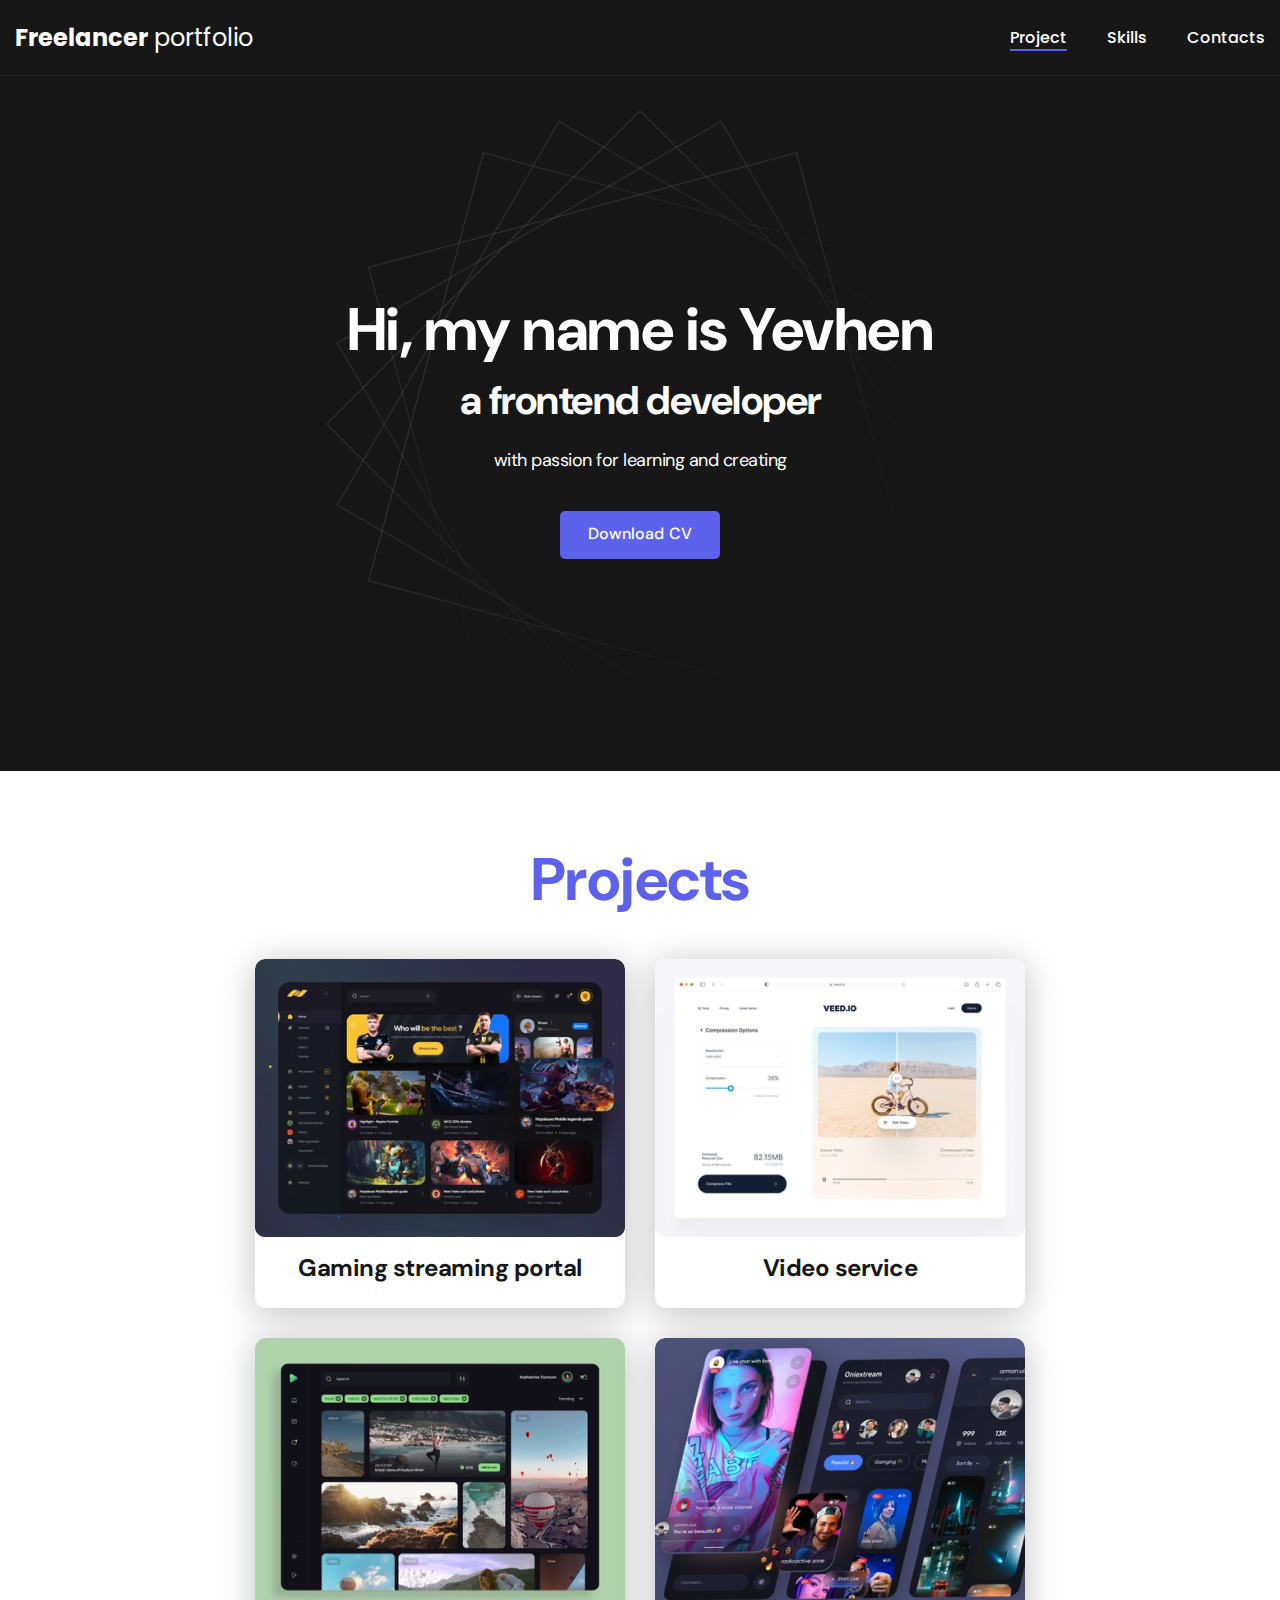
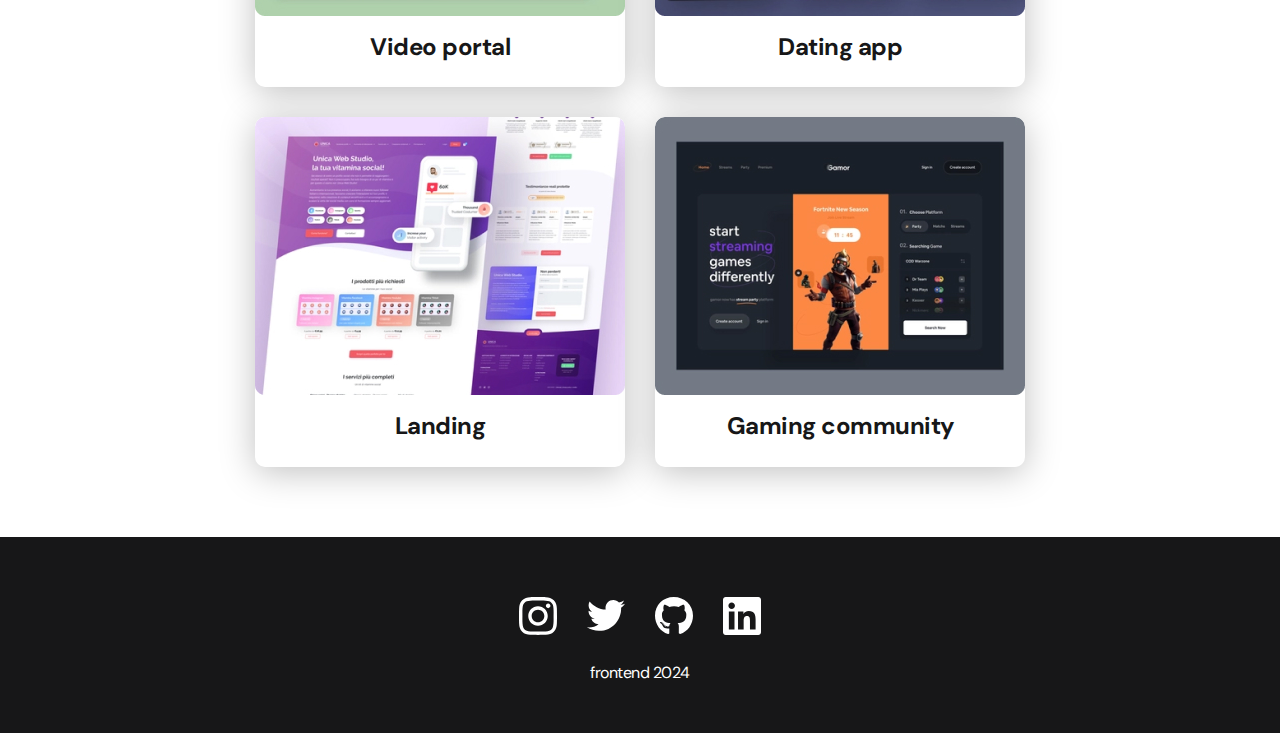
<file: index.html>
<!DOCTYPE html>
<html lang="en">
<head>
    <meta charset="UTF-8">
    <meta name="viewport" content="width=device-width, initial-scale=1.0">
    <title>Portfolio</title>
    <link rel="stylesheet" href="./css/main.css">
</head>
<body>
    <nav class="nav">
        <div class="container">
            <div class="nav-row">
                <a href="index.html" class="logo"><strong>Freelancer</strong> portfolio</a>
                <ul class="nav-list">
                    <li class="nav-list__item"><a href="index.html" class="nav-list__link nav-list__link--active">Project</a></li>
                    <li class="nav-list__item"><a href="./skills.html" class="nav-list__link">Skills</a></li>
                    <li class="nav-list__item"><a href="./contacts.html" class="nav-list__link">Contacts</a></li>
                </ul>
            </div>
        </div>
        
         
    </nav>

    <header class="header">
            <div class="header__wrapper">
                <hi1 class="header__title">
                    <strong>Hi, my name is Yevhen</strong><br>
                    a frontend developer
                </hi1>
                <div class="header__text">
                    <p>with passion for learning and creating</p>
                </div>
                <a href="#" class="btn">Download CV </a>
            </div>
    </header>
    <main class="section">
        <div class="container">
            <h2 class="title-1">Projects</h2>
            <ul class="projects">
                <li class="project">
                    <a href="./project-page.html">
                    <img src="./img/projects/01.jpg" alt="Project image" class="project__img">
                    <h3 class="project__title">Gaming streaming portal</h3>
                    </a>
                </li>
                <li class="project">
                    <a href="./project-page.html">
                    <img src="./img/projects/02.jpg" alt="Project image" class="project__img">
                    <h3 class="project__title">Video service</h3>
                    </a>
                </li>
                <li class="project">
                    <a href="./project-page.html">
                    <img src="./img/projects/03.jpg" alt="Project image" class="project__img">
                    <h3 class="project__title">Video portal</h3>
                    </a>
                </li>
                <li class="project">
                    <img src="./img/projects/04.jpg" alt="Project image" class="project__img">
                    <h3 class="project__title">Dating app</h3>
                </li>
                <li class="project">
                    <img src="./img/projects/05.jpg" alt="Project image" class="project__img">
                    <h3 class="project__title">Landing</h3>
                </li>
                <li class="project">
                    <img src="./img/projects/06.jpg" alt="Project image" class="project__img">
                    <h3 class="project__title">Gaming community</h3>
                </li>
            </ul>
        </div>
    </main>
    <footer class="footer">
        <div class="container">
            <div class="footer__wrapper">
                <ul class="social">
                 <li class="socil__item"><a href="#1"><img src="./img/icons/instagram.svg" alt="vkontakte"></a></li>
                 <li class="socil__item"><a href="#1"><img src="./img/icons/twitter.svg" alt="vkontakte"></a></li>
                  <li class="socil__item"><a href="#1"><img src="./img/icons/gitHub.svg" alt="vkontakte"></a></li>
                  <li class="socil__item"><a href="#1"><img src="./img/icons/linkedIn.svg" alt="vkontakte"></a></li>
                </ul>
                <div class="copywrite">
                    <p>frontend 2024</p>
                </div>
            </div> 
        </div>
    </footer>
</body>
</html>
</file>
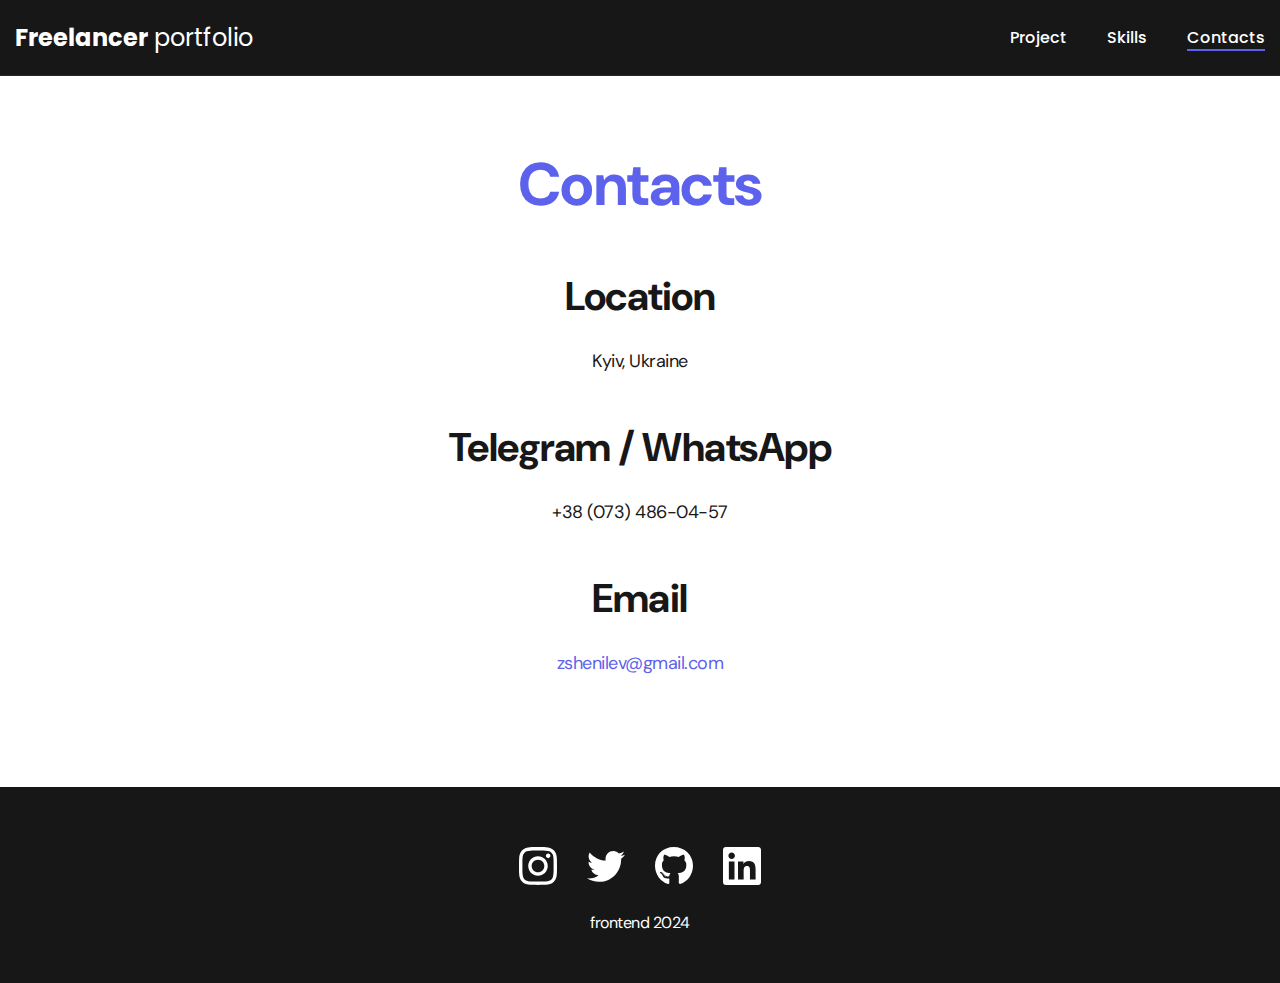
<file: contacts.html>
<!DOCTYPE html>
<html lang="en">
<head>
    <meta charset="UTF-8">
    <meta name="viewport" content="width=device-width, initial-scale=1.0">
    <title>Portfolio</title>
    <link rel="stylesheet" href="./css/main.css">
</head>
<body>
    <nav class="nav">
        <div class="container">
            <div class="nav-row">
                <a href="index.html" class="logo"><strong>Freelancer</strong> portfolio</a>
                <ul class="nav-list">
                    <li class="nav-list__item"><a href="index.html" class="nav-list__link">Project</a></li>
                    <li class="nav-list__item"><a href="./skills.html" class="nav-list__link">Skills</a></li>
                    <li class="nav-list__item"><a href="./contacts.html" class="nav-list__link  nav-list__link--active">Contacts</a></li>
                </ul>
            </div>
        </div>
        
         
    </nav>

    
    <main class="section">
        <div class="container">
            <h1 class="title-1 contacts">Contacts</h1>
            <div class="content__list">
                <h2 class="tittle-2">Location</h2>
                <p>Kyiv, Ukraine</p>
                <h2 class="tittle-2">Telegram / WhatsApp</h2>
                <p><a href="tel:+380734860457">+38 (073) 486-04-57</a></p>
                <h2 class="tittle-2">Email</h2>
                <p><a href="mailto:zshenilev@gmail.com"><span>zshenilev@gmail.com</span></a></p>
            </div>
        </div>
    </main>

    <footer class="footer">
        <div class="container">
            <div class="footer__wrapper">
                <ul class="social">
                 <li class="socil__item"><a href="#1"><img src="./img/icons/instagram.svg" alt="vkontakte"></a></li>
                 <li class="socil__item"><a href="#1"><img src="./img/icons/twitter.svg" alt="vkontakte"></a></li>
                  <li class="socil__item"><a href="#1"><img src="./img/icons/gitHub.svg" alt="vkontakte"></a></li>
                  <li class="socil__item"><a href="#1"><img src="./img/icons/linkedIn.svg" alt="vkontakte"></a></li>
                </ul>
                <div class="copywrite">
                    <p>frontend 2024</p>
                </div>
            </div> 
        </div>
    </footer>
</body>
</html>
</file>
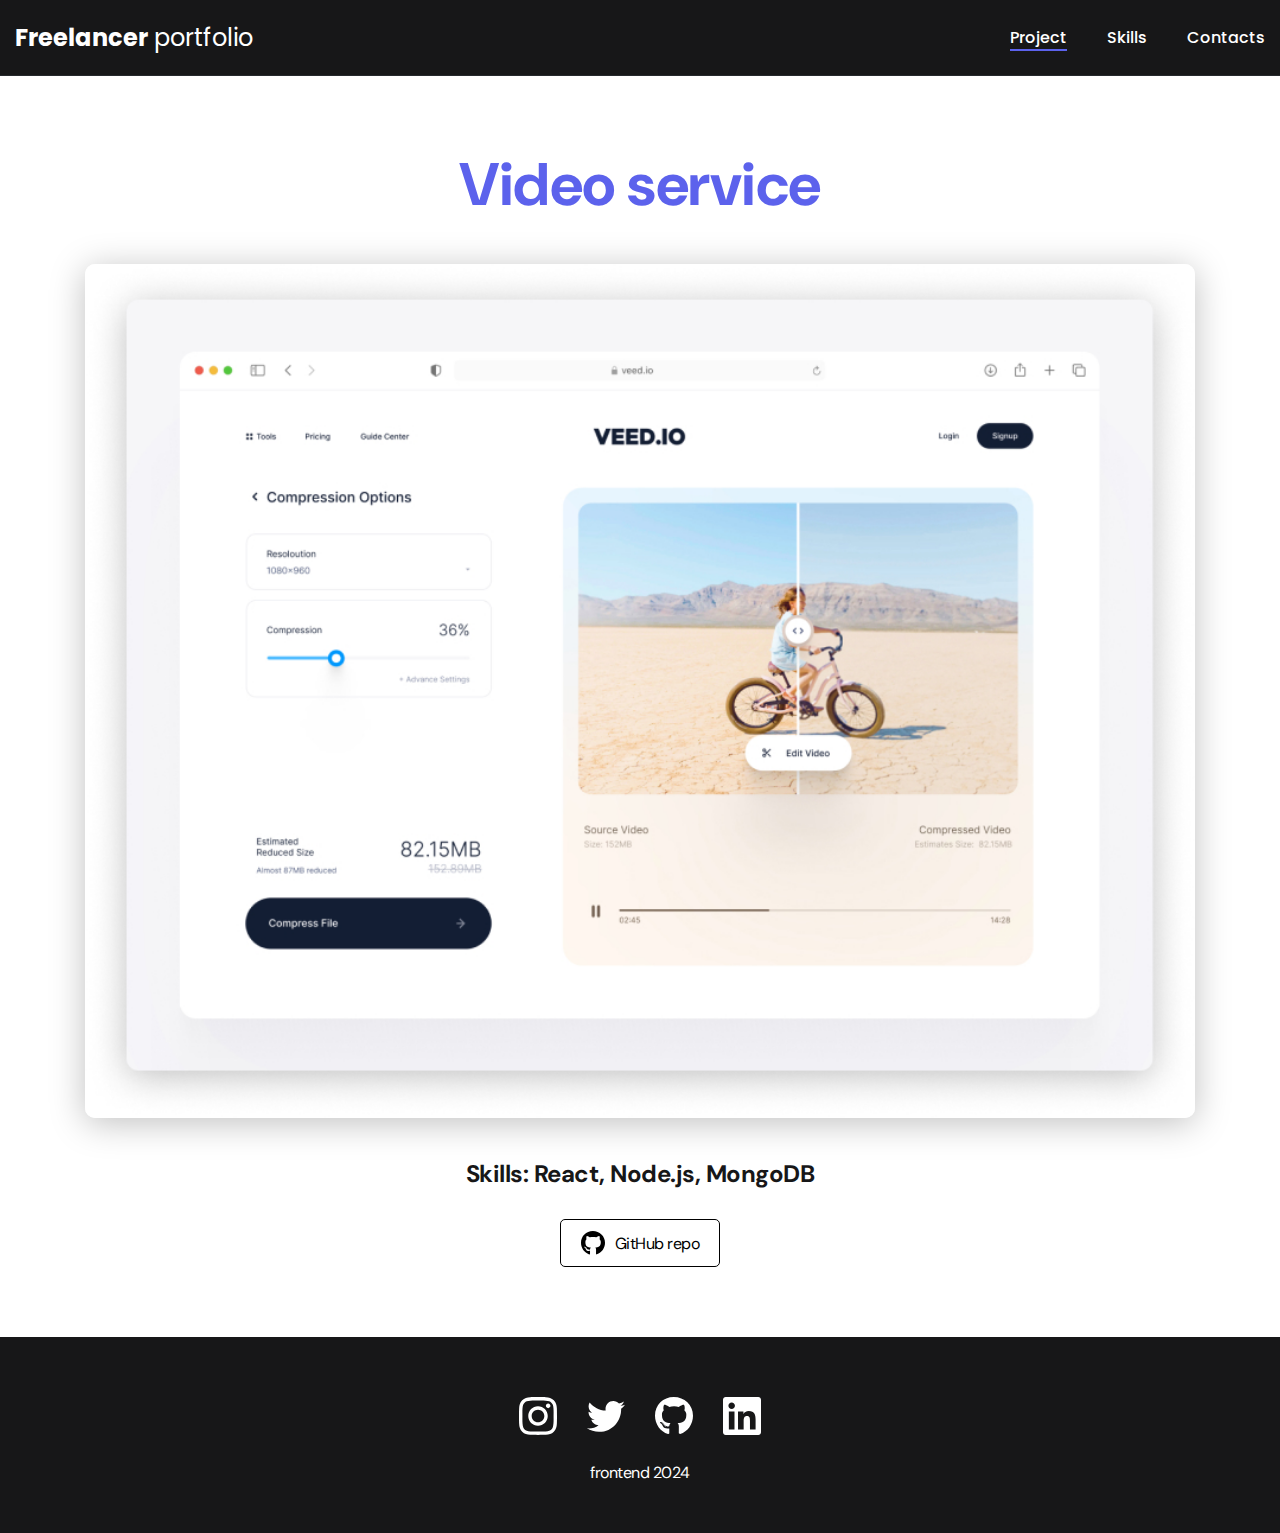
<file: project-page copy.html>
<!DOCTYPE html>
<html lang="en">
<head>
    <meta charset="UTF-8">
    <meta name="viewport" content="width=device-width, initial-scale=1.0">
    <title>Portfolio</title>
    <link rel="stylesheet" href="./css/main.css">
</head>
<body>
    <nav class="nav">
        <div class="container">
            <div class="nav-row">
                <a href="index.html" class="logo"><strong>Freelancer</strong> portfolio</a>
                <ul class="nav-list">
                    <li class="nav-list__item"><a href="index.html" class="nav-list__link nav-list__link--active">Project</a></li>
                    <li class="nav-list__item"><a href="./skills.html" class="nav-list__link">Skills</a></li>
                    <li class="nav-list__item"><a href="./contacts.html" class="nav-list__link">Contacts</a></li>
                </ul>
            </div>
        </div>
        
         
    </nav>

    <main class="section">
        <div class="container">
            <div class="project-details"> 
                <h1 class="title-1">Video service</h1>
                <img src="./img/projects/example-bg.jpeg" alt="" class="project__cover">   
            
                <div class="project-details__desc">
                <p>Skills: React, Node.js, MongoDB</p>
                </div>

                <a href="#!" class="btn-outline">
                    <img src="./img/icons/gitHub-black.svg" alt="gitHub-icon">
                    GitHub repo
                </a>
            </div>  
        </div>
    </main>
    <footer class="footer">
        <div class="container">
            <div class="footer__wrapper">
                <ul class="social">
                 <li class="socil__item"><a href="#1"><img src="./img/icons/instagram.svg" alt="vkontakte"></a></li>
                 <li class="socil__item"><a href="#1"><img src="./img/icons/twitter.svg" alt="vkontakte"></a></li>
                  <li class="socil__item"><a href="#1"><img src="./img/icons/gitHub.svg" alt="vkontakte"></a></li>
                  <li class="socil__item"><a href="#1"><img src="./img/icons/linkedIn.svg" alt="vkontakte"></a></li>
                </ul>
                <div class="copywrite">
                    <p>frontend 2024</p>
                </div>
            </div> 
        </div>
    </footer>
</body>
</html>
</file>
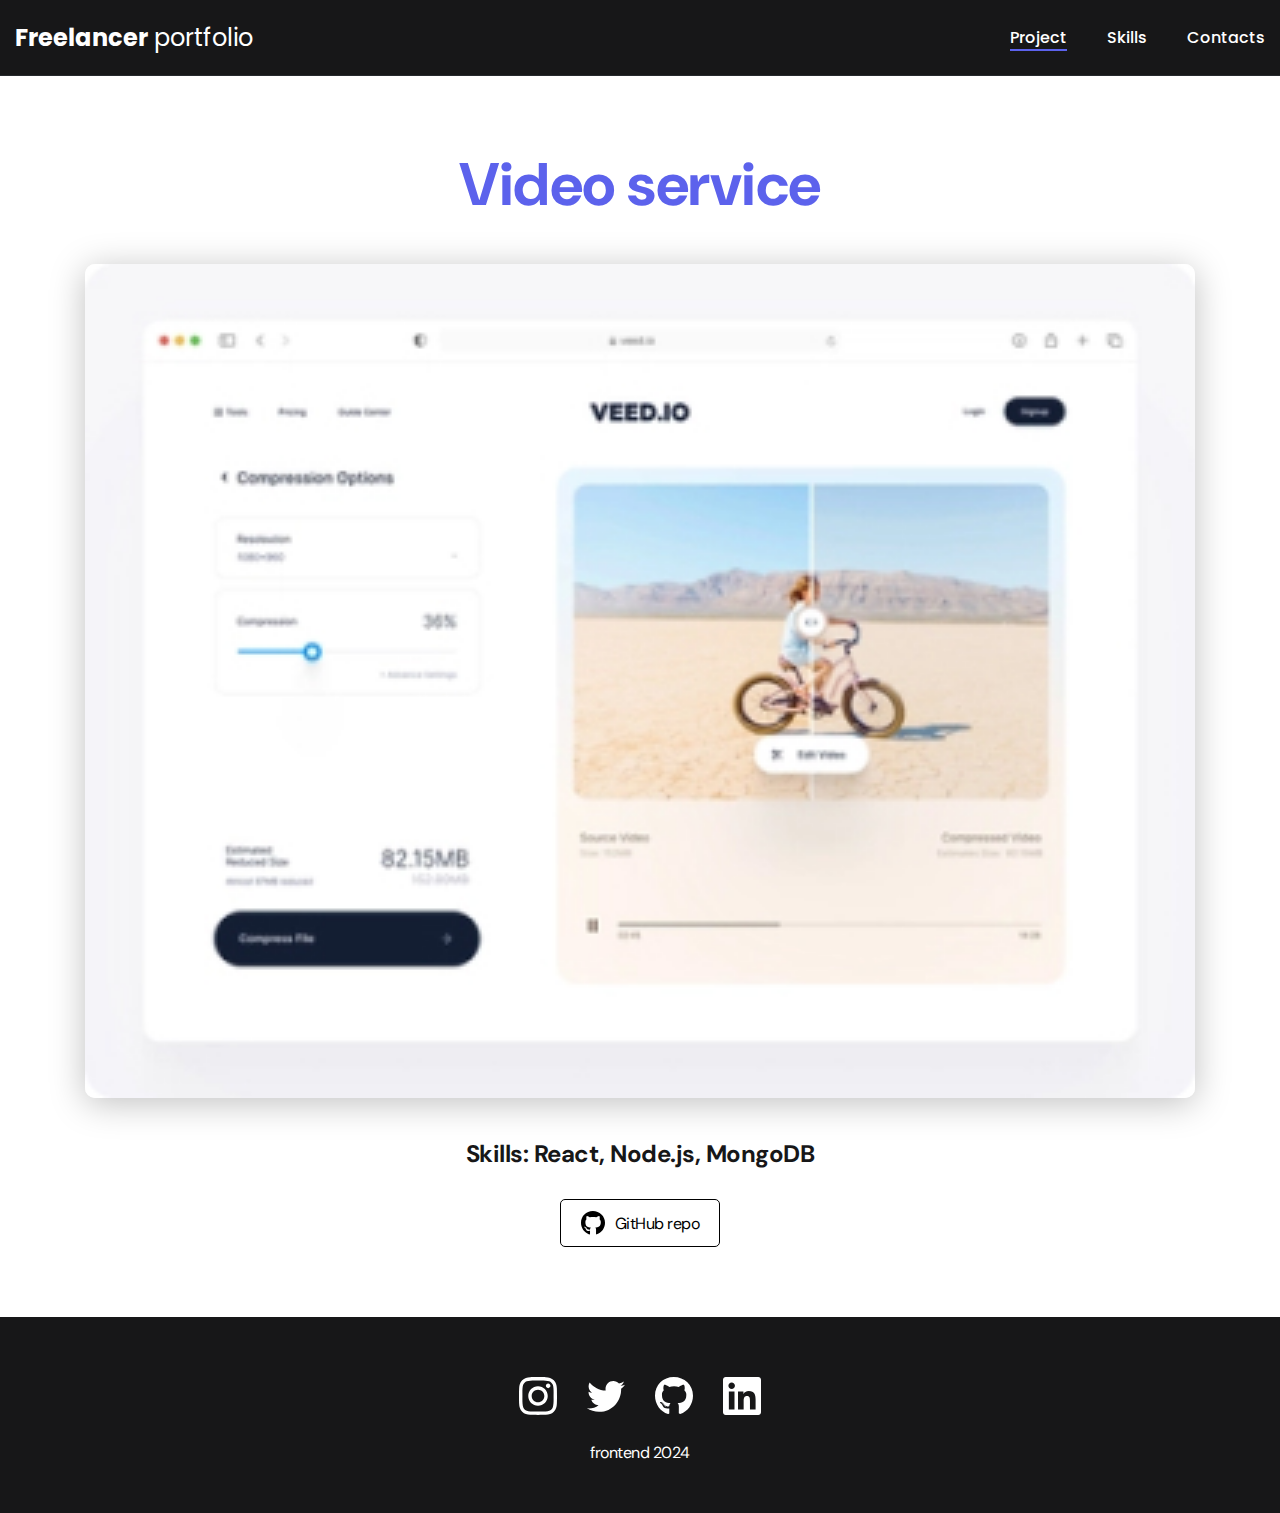
<file: project-page.html>
<!DOCTYPE html>
<html lang="en">
<head>
    <meta charset="UTF-8">
    <meta name="viewport" content="width=device-width, initial-scale=1.0">
    <title>Portfolio</title>
    <link rel="stylesheet" href="./css/main.css">
</head>
<body>
    <nav class="nav">
        <div class="container">
            <div class="nav-row">
                <a href="index.html" class="logo"><strong>Freelancer</strong> portfolio</a>
                <ul class="nav-list">
                    <li class="nav-list__item"><a href="index.html" class="nav-list__link nav-list__link--active">Project</a></li>
                    <li class="nav-list__item"><a href="./skills.html" class="nav-list__link">Skills</a></li>
                    <li class="nav-list__item"><a href="./contacts.html" class="nav-list__link">Contacts</a></li>
                </ul>
            </div>
        </div>
        
         
    </nav>

    <main class="section">
        <div class="container">
            <div class="project-details"> 
                <h1 class="title-1">Video service</h1>
                <img src="./img/projects/02.jpg" alt="" class="project__cover">   
            
                <div class="project-details__desc">
                <p>Skills: React, Node.js, MongoDB</p>
                </div>

                <a href="#!" class="btn-outline">
                    <img src="./img/icons/gitHub-black.svg" alt="gitHub-icon">
                    GitHub repo
                </a>
            </div>  
        </div>
    </main>
    <footer class="footer">
        <div class="container">
            <div class="footer__wrapper">
                <ul class="social">
                 <li class="socil__item"><a href="#1"><img src="./img/icons/instagram.svg" alt="vkontakte"></a></li>
                 <li class="socil__item"><a href="#1"><img src="./img/icons/twitter.svg" alt="vkontakte"></a></li>
                  <li class="socil__item"><a href="#1"><img src="./img/icons/gitHub.svg" alt="vkontakte"></a></li>
                  <li class="socil__item"><a href="#1"><img src="./img/icons/linkedIn.svg" alt="vkontakte"></a></li>
                </ul>
                <div class="copywrite">
                    <p>frontend 2024</p>
                </div>
            </div> 
        </div>
    </footer>
</body>
</html>
</file>
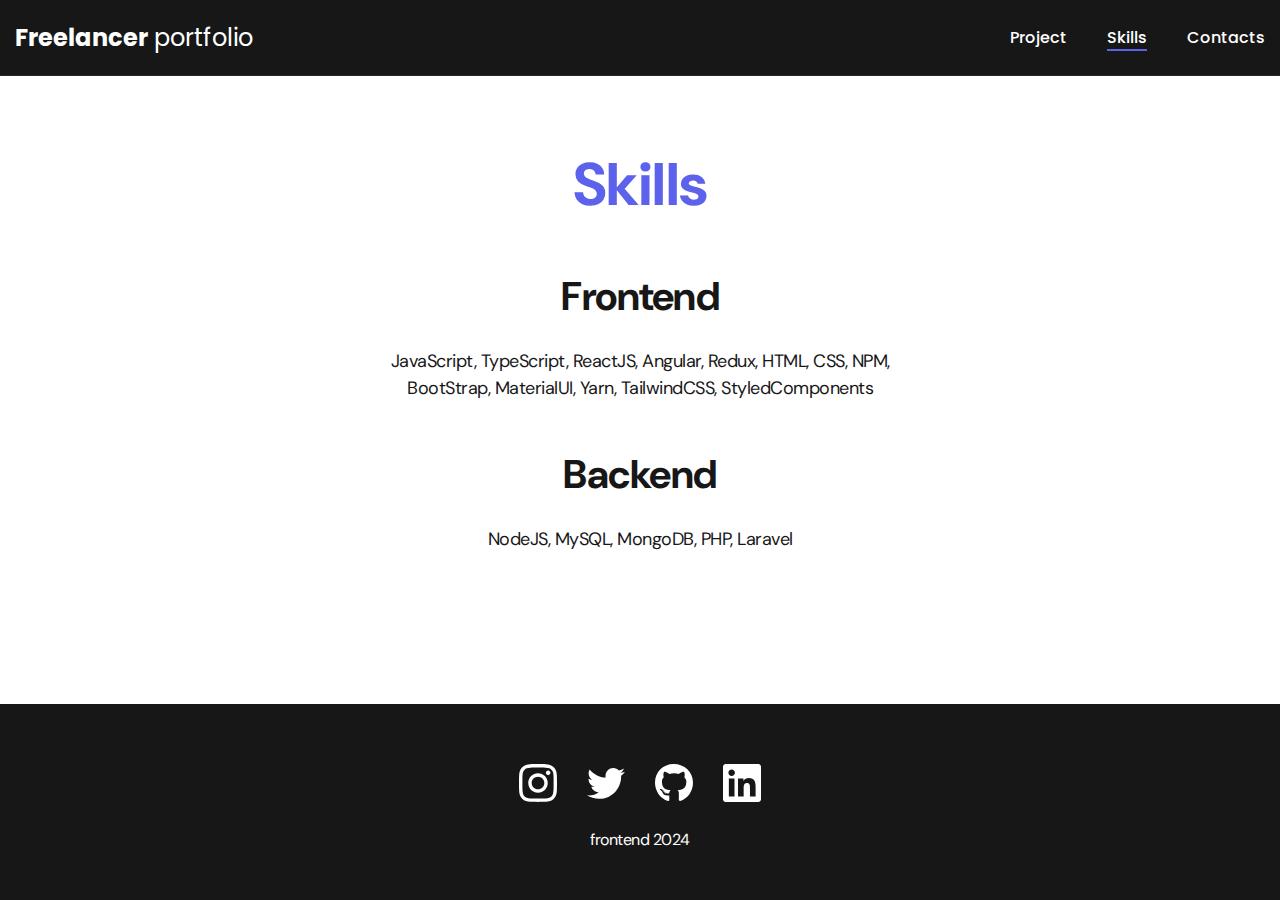
<file: Skills.html>
<!DOCTYPE html>
<html lang="en">
<head>
    <meta charset="UTF-8">
    <meta name="viewport" content="width=device-width, initial-scale=1.0">
    <title>Portfolio</title>
    <link rel="stylesheet" href="./css/main.css">
</head>
<body>
    <nav class="nav">
        <div class="container">
            <div class="nav-row">
                <a href="index.html" class="logo"><strong>Freelancer</strong> portfolio</a>
                <ul class="nav-list">
                    <li class="nav-list__item"><a href="index.html" class="nav-list__link">Project</a></li>
                    <li class="nav-list__item"><a href="./skills.html" class="nav-list__link  nav-list__link--active">Skills</a></li>
                    <li class="nav-list__item"><a href="./contacts.html" class="nav-list__link">Contacts</a></li>
                </ul>
            </div>
        </div>
    </nav>

    <main class="section">
        <div class="container">
            <h1 class="title-1">Skills</h1>
            <div class="content__list">
                <h2 class="tittle-2">Frontend</h2>
                <p>JavaScript, TypeScript, ReactJS, Angular, Redux, HTML, CSS, NPM,<br> BootStrap, MaterialUI, Yarn, TailwindCSS, StyledComponents</p>
                <h2 class="tittle-2">Backend</h2>
                <p>NodeJS, MySQL, MongoDB, PHP, Laravel</p>
            </div>
        </div>
    </main>
    <footer class="footer">
        <div class="container">
            <div class="footer__wrapper">
                <ul class="social">
                 <li class="socil__item"><a href="#1"><img src="./img/icons/instagram.svg" alt="vkontakte"></a></li>
                 <li class="socil__item"><a href="#1"><img src="./img/icons/twitter.svg" alt="vkontakte"></a></li>
                  <li class="socil__item"><a href="#1"><img src="./img/icons/gitHub.svg" alt="vkontakte"></a></li>
                  <li class="socil__item"><a href="#1"><img src="./img/icons/linkedIn.svg" alt="vkontakte"></a></li>
                </ul>
                <div class="copywrite">
                    <p>frontend 2024</p>
                </div>
            </div> 
        </div>
    </footer>
</body>
</html>
</file>
<file: css/main.css>
@import "./reset.css";
@import url('https://fonts.googleapis.com/css2?family=Poppins:wght@400;500;700&display=swap');
@import url('https://fonts.googleapis.com/css2?family=DM+Sans:ital,opsz,wght@0,9..40,100..1000;1,9..40,100..1000&family=Poppins:ital,wght@0,100;0,200;0,300;0,400;0,500;0,600;0,700;0,800;0,900;1,100;1,200;1,300;1,400;1,500;1,600;1,700;1,800;1,900&display=swap');


/* 
.dm-sans-<uniquifier> {
  font-family: "DM Sans", sans-serif;
  font-optical-sizing: auto;
  font-weight: <weight>;
  font-style: normal;
} */

/* .poppins-regular {
    font-family: "Poppins", sans-serif;
    font-weight: 400;
    font-style: normal;
  }
  
  .poppins-medium {
    font-family: "Poppins", sans-serif;
    font-weight: 500;
    font-style: normal;
  }
  
  .poppins-bold {
    font-family: "Poppins", sans-serif;
    font-weight: 700;
    font-style: normal;
  }
   */
:root {
  --blackpure: #000000;
  --black: #171718;
  --black-border: #26292D;
  --white: #fff;
  --purple: #5C62EC; 
  
  --page-text-color: var(--color); 
  --dark-bg: var(--black);
  --dark-border: var(--black-border);
  --header-text: var(--white);
  --accent: var(--purple);
}

html, body {
    font-family: "DM Sans", sans-serif;
    letter-spacing: -0.5px;
    color: var(--black);
    height: 100%;
    display: flex;
    flex-direction: column;
}

/* NAV */

.nav {
     background-color: var(--dark-bg);
     color: var(--white);
     padding: 20px 0;
     border-bottom: 1px solid var(--dark-border) ;
     letter-spacing: normal; 
     
}

.container {
    max-width: 1440px;
    padding: 0 15px;
    margin: 0 auto;
}

.none {
  display: none !important;
}

.nav-row {
    display: flex;
    justify-content: space-between;
    align-items: center;
    column-gap: 40px;
    row-gap: 20px; 
    flex-wrap: wrap;
}

.logo {
  color: var(--white);
  font-size: 24px;
  font-family: "Poppins", sans-serif;
}

.logo strong {
  font-weight: 700;
}

.nav-list {
  display: flex;
  flex-wrap: wrap;
  row-gap: 10px;
  align-self: center;
  column-gap: 40px;
  font-size: 16px;
  font-weight: 500;
  font-family: "Poppins", sans-serif;
}

.nav-list__link {
  color: var(--white);
  transition: opacity 0.1s ease-in ;
}

.nav-list__link:hover {
  opacity: 0.5;
}

.nav-list__link--active {
  position: relative;
}


.nav-list__link--active::before {
  content: "";
  position: absolute;
  left: 0;
  top: 100%;
  display: block;
  height: 2px;
  width: 100%;
  background-color: var(--purple);
}

/* header */
 
.header {
  background-color: var(--black);
  color: var(--header-text);
  min-height: 695px;
  padding: 40px 0;
  display: flex;
  justify-content: center;
  align-items: center;
  text-align: center;
  background-image: url(./../img/header-bg.png);
  background-repeat: no-repeat;
  background-size: auto;
  background-position: center;
  
}

.header-wrapper {
  max-width: 660px;
  padding: 0 15px;
}

.header__title {
  font-size: 40px;
  font-weight: 700;  
  line-height: 1.4;
}

.header__title strong {
  font-size: 60px;
  font-weight: 700;
}

.header__title em {
  font-style: normal;
  color: var(--accent);
}

.header__text {
  margin-top: 20px;
  font-size: 18px;
  line-height: 1.333;
  margin-bottom: 40px;
}

.header__text p + p {
  margin-top: 1em;
 
}

.btn {
  display: inline-block;
  height: 48px;
  padding: 12px 28px;
  border-radius: 5px;
  background-color: var(--accent);
  color: var(--white);
  letter-spacing: 0.15px;
  font-size: 16px;
  font-weight: 500;

  transition: opacity 0.2s ease-in;
}

.btn:hover {
  opacity: 0.8;
}

.btn:active {
  position: relative;
  top: 1px;
}



.section {
  padding: 70px;
}

.title-1 {
    margin-bottom: 40px;
    font-size: 60px;
    font-weight: 700;
    line-height: 1.3;
    color: var(--accent);
    text-align: center ;
}

/* Projects */

.projects {
  display: flex;
  flex-wrap: wrap;
  justify-content: center;
  column-gap: 30px;
  row-gap: 30px;
  
}

.project {

  max-width: 370px;
  background-color: var(--white);
  border-radius: 10px; 
  box-shadow: 0px 5px 35px rgba(0, 0, 0, 0.25);
  overflow: hidden;;
}

.project__title {
  padding: 15px 20px 25px;
  font-weight: 700;
  font-size: 24px;
  line-height: 1.3;
  color:var(--black);
  text-align: center;
}

/* Project */

.project-details {
  min-width: 865px;
  margin: 0 auto;
  display: flex;
  flex-direction: column;
  align-items: center;
}

.project__cover {
  min-width: 100%;
  margin-bottom: 40px;
  border-radius: 10px;
  box-shadow: 0px 5px 35px 0px #00000040;
}

.project-details__desc {
  font-weight: 700;
  font-size: 24px;
  line-height: 1.3;
  margin-bottom: 30px;
}

.btn-outline {
  height: 48px;
  border-radius: 5px;
  padding: 12px 20px;
  border: 1px solid #000;
  color: var(--blackpure);
  display: flex;
  column-gap: 10px;
  align-items: center;
  transition: opacity 0.3s ease-in;
}

.btn-outline:hover {
  opacity: 0.3;
}

.btn-outline:active {
  position: relative;
  top: 1px;
}

.content__list {
  text-align: center;
}

.content__list p {
  font-size: 18px;
}

.content__list p a {
  color: var(--black);
  font-weight: 400;
  line-height: 1.5;
}

.content__list p a span {
  color: var(--purple);
}

.tittle-2 {
  font-size: 40px;
  font-weight: 700;
  color: var(--black);
  line-height: 1.6;
  margin-bottom: 20px;
}

.content__list p {
  font-size: 18px;
  font-weight: 400;
  line-height: 1.5;
  margin-bottom: 40px;
}



/* footer */

.footer {
  background-color: var(--dark-bg);
  padding: 60px 0 50px;
  color: var(--header-text);
  margin-top: auto;
}

.footer__wrapper {
  display: flex;
  flex-direction: column;
  align-items: center;
  row-gap: 27px;
}

.social {
  display: flex;
  column-gap: 30px;
  align-items: center;
}

.copywrite {
  font-size: 16px;
}

.copywrite p + p {
  margin-top: 0.5em ;
}



@media (max-width: 620px) {

  .header {
    min-height: unset;
  }

  .header__title {
    font-size: 30px;
  }
  
  .header__title strong{
    font-size: 40px;
  }

  .section {
    padding: 40px 0;
  }

  .title-1 {
    margin-bottom: 30px;
    font-size: 40px;
  }

  .project {
    justify-content: center;
  }

  .project__title {
    font-size: 22px;
  }

  .footer {
    padding: 40px 0 30px;
  }

  .social__item {
    width: 28px;
  }

  .footer__wrapper {
    row-gap: 20px;
  }

  .social {
    column-gap: 20px;
  }

  .social__item {
    width: 28px;
  }

  .content-list {
    row-gap: 20px;
  }
  
  .content-list__item {
    font-size: 16px;
    line-height: 1.5;
  }

}
</file>
